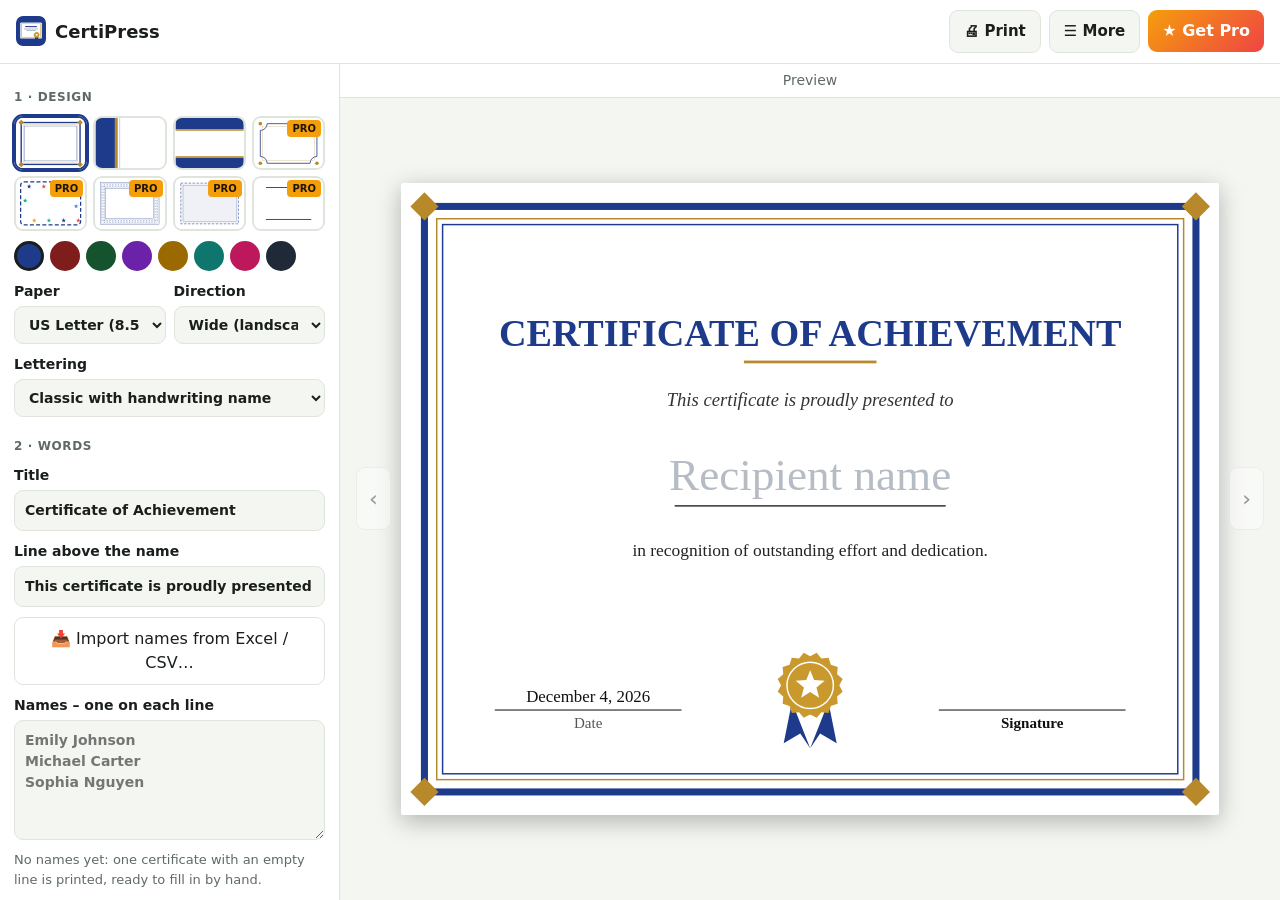
<file: index.html>
<!doctype html>
<html lang="en">
<head>
  <meta charset="utf-8">
  <meta name="viewport" content="width=device-width, initial-scale=1">
  <title>CertiPress – Certificate Maker</title>
  <meta name="description" content="Make and print award certificates, diplomas and gift certificates. Type a list of names and get one certificate for each. Simple, private and offline.">
  <meta name="theme-color" content="#1e3a8a">
  <link rel="manifest" href="manifest.json">
  <link rel="icon" href="icon-192.png">
  <link rel="stylesheet" href="style.css">
  <style id="pageRule"></style>
</head>
<body>
  <header class="topbar">
    <div class="brand"><img src="icon-192.png" alt="" width="30" height="30"><span>CertiPress</span></div>
    <span class="tree-title"></span>
    <div class="top-btns">
      <button id="printBtn" class="tb">🖨 Print</button>
      <button id="moreBtn" class="tb">☰ More</button>
      <button id="proBtn" class="pro-btn" hidden>★ Get Pro</button>
    </div>
    <div id="menu" class="menu" hidden>
      <button id="pngBtn">Save this certificate as a picture… <span class="badge pro-only">PRO</span></button>
      <button id="zipBtn">Save each certificate as a PDF (ZIP) – ready to email <span class="badge pro-only">PRO</span></button>
      <button id="sampleBtn">Fill in an example</button>
      <button id="resetBtn" class="danger">Start again…</button>
      <a href="help.html" target="_blank" rel="noopener">❓ How to use CertiPress</a>
      <a href="mailto:thequan03072002@gmail.com?subject=CertiPress%20feedback">✉ Feedback &amp; support</a>
      <a href="https://apps.microsoft.com/detail/9N003PBQX6Q0" target="_blank" rel="noopener">More apps: PuzzlePrint word search maker</a>
      <a href="https://apps.microsoft.com/detail/9MWSF3JMP1GJ" target="_blank" rel="noopener">More apps: PrintCal photo calendar maker</a>
    </div>
    <input id="fileIn" type="file" accept="image/*" hidden>
  </header>

  <main class="layout">
    <aside class="left">
      <h2>1 · Design</h2>
      <div id="tpls" class="tpls"></div>
      <div id="colors" class="swatches"></div>
      <div class="two">
        <label class="field">Paper<select id="paper"></select></label>
        <label class="field">Direction<select id="land"><option value="1">Wide (landscape)</option><option value="0">Tall (portrait)</option></select></label>
      </div>
      <label class="field">Lettering<select id="font"><option value="classic">Classic with handwriting name</option><option value="modern">Modern</option><option value="formal">Formal</option></select></label>

      <h2>2 · Words</h2>
      <label class="field">Title<input id="head" type="text" list="headList" maxlength="60" placeholder="Certificate of Achievement"></label>
      <datalist id="headList"></datalist>
      <label class="field">Line above the name<input id="pre" type="text" maxlength="90"></label>
      <button id="importBtn" class="ghost" type="button">📥 Import names from Excel / CSV…</button>
      <label class="field">Names – one on each line<textarea id="names" placeholder="Emily Johnson&#10;Michael Carter&#10;Sophia Nguyen" spellcheck="false"></textarea></label>
      <p id="hint" class="hint"></p>
      <label class="field">What it is for<textarea id="reason" maxlength="400"></textarea></label>

      <h2>3 · Date and signatures</h2>
      <label class="check"><input id="showDate" type="checkbox"> Show the date</label>
      <label class="field">Date<input id="date" type="text" maxlength="40"></label>
      <div class="two">
        <label class="field">Signed by<input id="sig1" type="text" maxlength="40" placeholder="Name"></label>
        <label class="field">Their role<input id="sig1t" type="text" maxlength="40" placeholder="e.g. Principal"></label>
      </div>
      <div class="two">
        <label class="field">Second signature<input id="sig2" type="text" maxlength="40" placeholder="(optional)"></label>
        <label class="field">Their role<input id="sig2t" type="text" maxlength="40"></label>
      </div>
      <label class="check"><input id="seal" type="checkbox"> Show the gold seal</label>
      <label class="check"><input id="numOn" type="checkbox"> Number each certificate</label>
      <div id="numRow" class="two" hidden>
        <label class="field">Starts with<input id="numPrefix" type="text" maxlength="20" placeholder="No. "></label>
        <label class="field">First number<input id="numStart" type="text" inputmode="numeric" maxlength="6"></label>
      </div>
      <label class="check"><input id="qrOn" type="checkbox"> Add a QR code with the certificate details <span class="badge pro-only">PRO</span></label>
      <div class="logo-row">
        <button id="logoBtn" class="ghost">Add a logo picture…</button><span class="badge pro-only">PRO</span>
        <button id="logoDel" class="ghost danger" hidden>Remove logo</button>
      </div>
      <p class="fb-note">💬 Something not working the way you want? Tell me – <a href="mailto:thequan03072002@gmail.com?subject=CertiPress%20feedback">thequan03072002@gmail.com</a>. I read every message and improve the app.</p>
    </aside>

    <section class="stage">
      <div id="pager" class="pager"></div>
      <div class="preview">
        <button id="prev" class="nav" title="Previous certificate">‹</button>
        <div id="page" style="height:100%;display:flex;align-items:center;justify-content:center;min-width:0;flex:1"></div>
        <button id="next" class="nav" title="Next certificate">›</button>
      </div>
    </section>
  </main>

  <dialog id="proDialog" class="dlg">
    <h2>CertiPress Pro</h2>
    <p class="muted">One-time purchase. Yours forever on this Microsoft account. The free version never limits how often you print.</p>
    <ul class="pro-list">
      <li><strong>All 8 designs</strong> <span class="muted">(Free: 3)</span></li>
      <li><strong>One PDF for every person</strong> in a ZIP file, ready to email</li>
      <li><strong>QR code</strong> with the certificate details</li>
      <li><strong>Unlimited names at a time</strong> – a whole class or team in one go <span class="muted">(Free: 5)</span></li>
      <li><strong>Your own logo</strong> at the top of the certificate</li>
      <li><strong>Save as a picture</strong> to send by email or message</li>
    </ul>
    <p class="fb-note">💬 Something not working the way you want? Tell me – <a href="mailto:thequan03072002@gmail.com?subject=CertiPress%20feedback">thequan03072002@gmail.com</a>. I read every message and improve the app.</p>
    <p id="proMsg" class="pro-msg" hidden></p>
    <div class="row-btns">
      <button id="buyBtn" class="primary" autofocus>Unlock Pro</button>
      <button id="restoreBtn" class="ghost">Restore purchase</button>
      <button id="closePro" class="ghost">Not now</button>
    </div>
  </dialog>

  <div id="toast" class="toast" hidden></div>
  <div id="printArea"></div>
  <script src="app.js"></script>
</body>
</html>
</file>
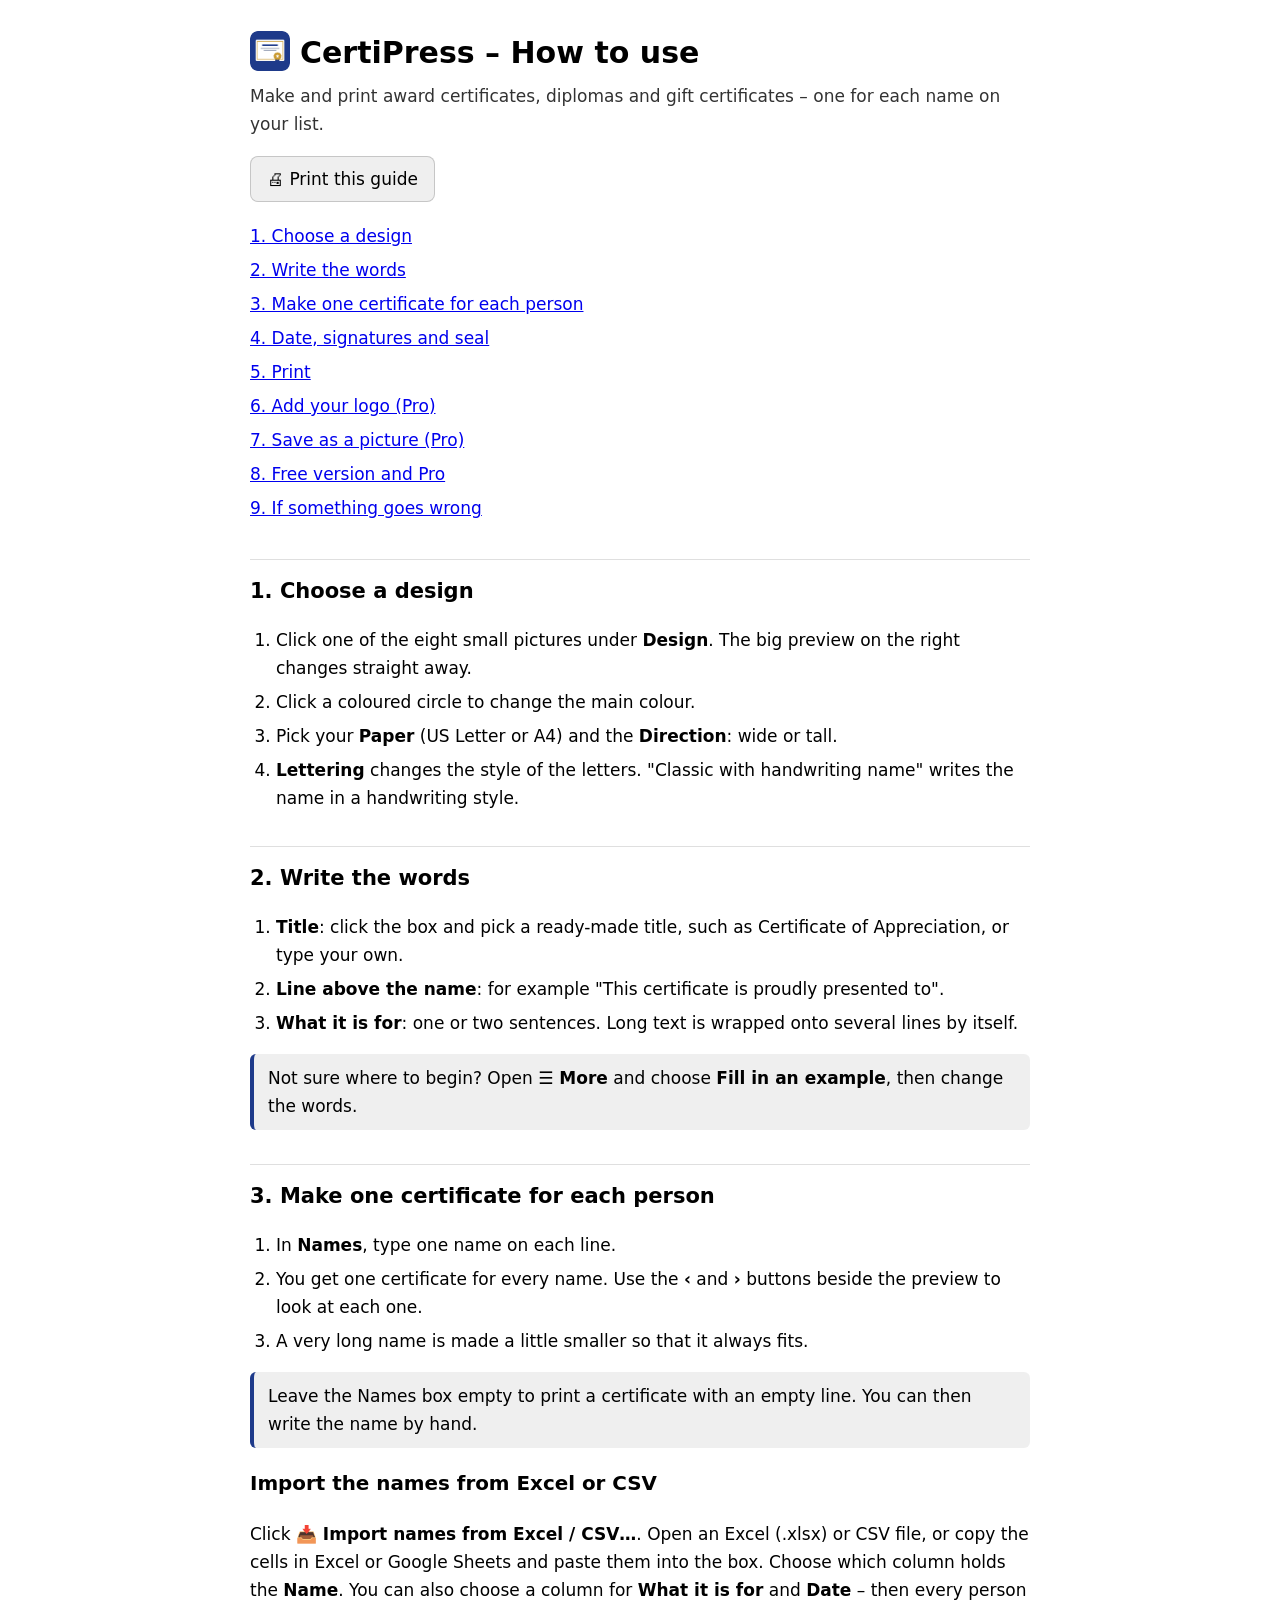
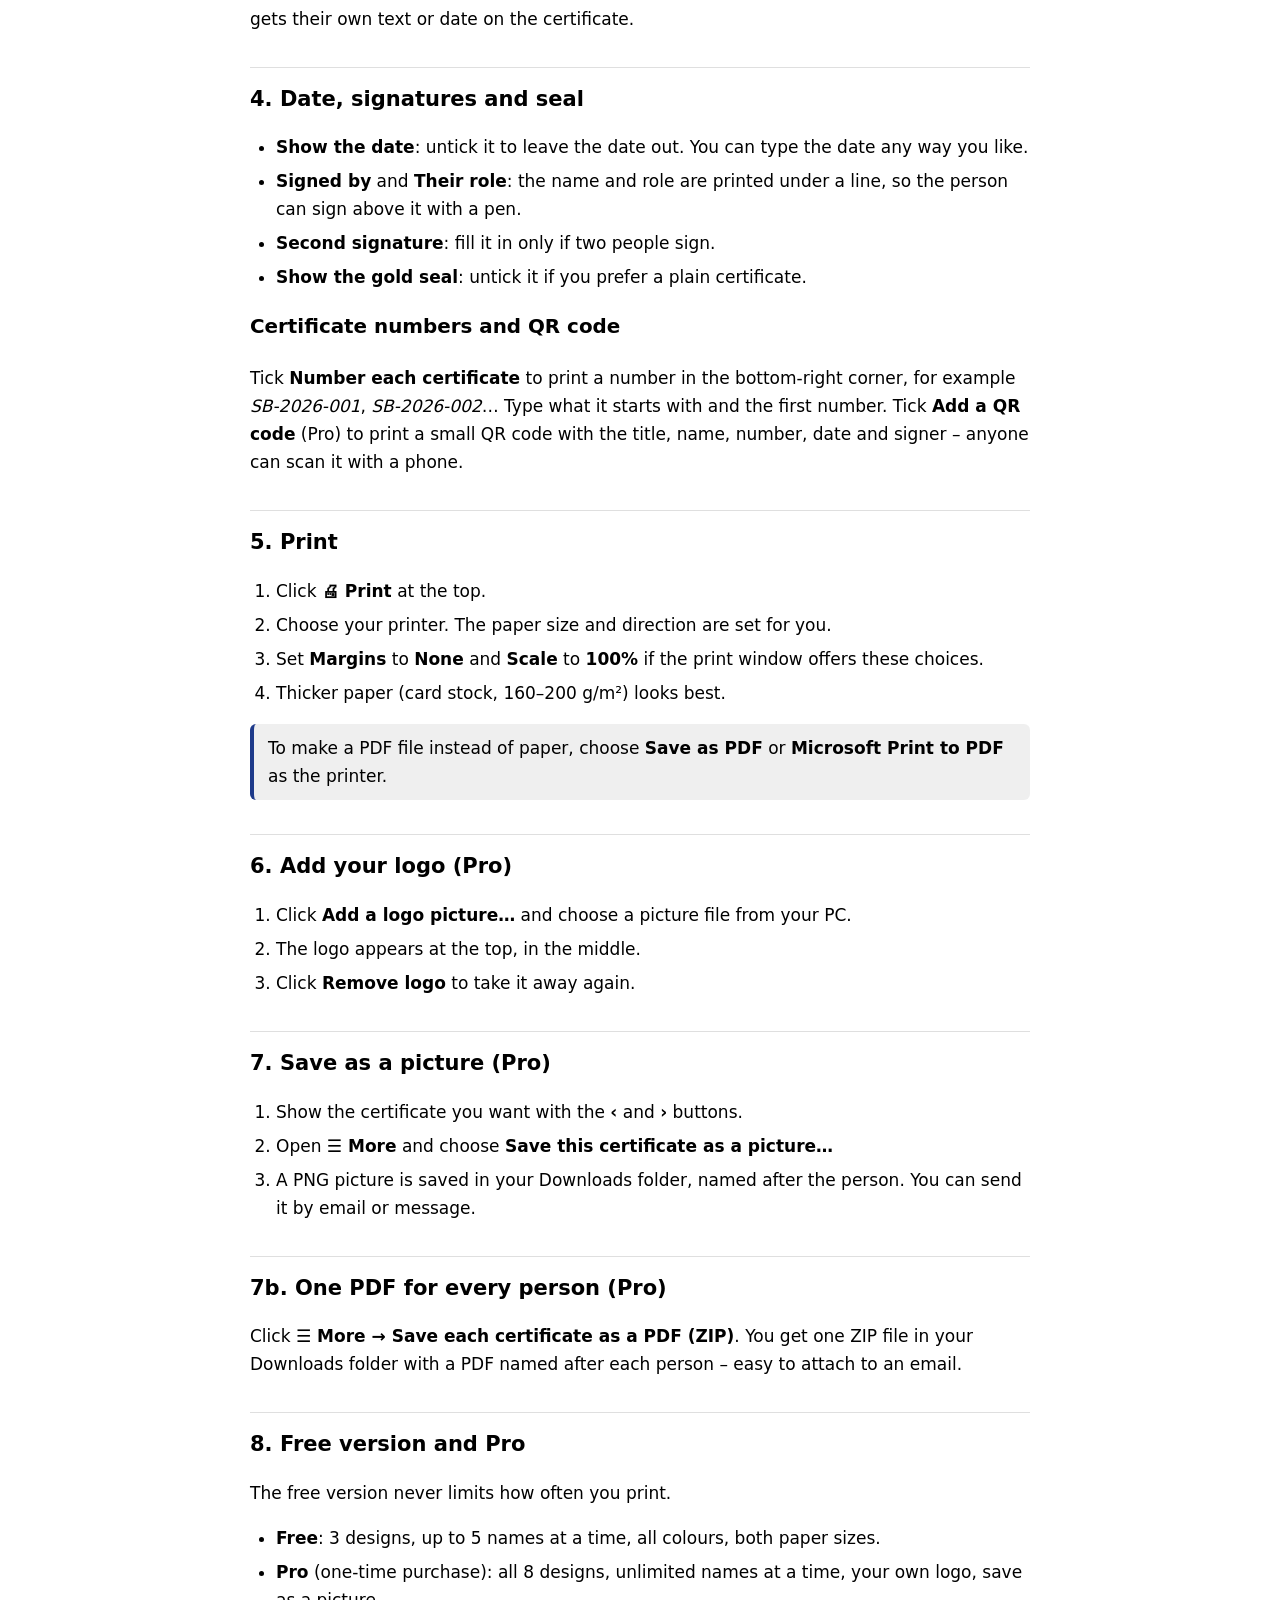
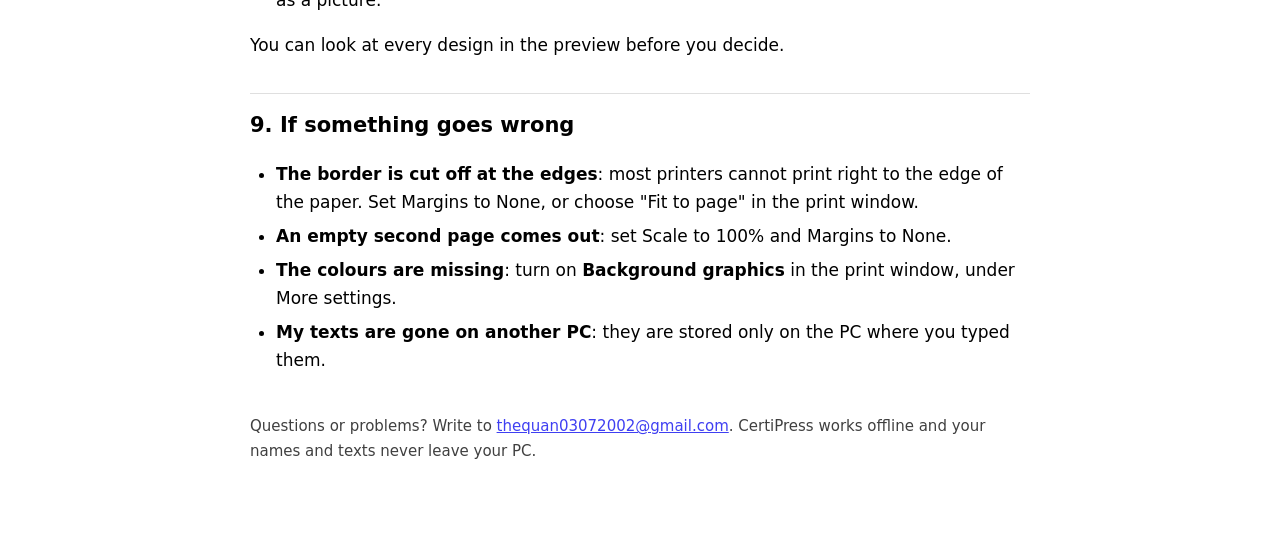
<file: help.html>
<!doctype html><html lang="en"><head><meta charset="utf-8"><meta name="viewport" content="width=device-width, initial-scale=1"><title>CertiPress – How to use</title><link rel="icon" href="icon-192.png"><style>:root{--a:#1e3a8a;color-scheme:light dark}body{font:17px/1.65 "Segoe UI",system-ui,sans-serif;max-width:780px;margin:0 auto;padding:28px 20px 60px}h1{font-size:30px;margin:0 0 4px}h1 img{vertical-align:-8px;border-radius:8px;margin-right:10px}h2{font-size:21px;margin:34px 0 8px;padding-top:14px;border-top:1px solid #8884}.lead{opacity:.8;margin:0 0 18px}ol,ul{padding-left:26px}li{margin:6px 0}.tip{border-left:4px solid var(--a);background:#8882;padding:10px 14px;border-radius:6px;margin:12px 0}.toc a{display:block;padding:3px 0}.foot{margin-top:40px;opacity:.75;font-size:15px}button{font:inherit;padding:8px 16px;border-radius:8px;border:1px solid #8886;cursor:pointer}figure{margin:16px 0}figure img{display:block;max-width:100%;height:auto;border:1px solid #8886;border-radius:8px}figcaption{font-size:14px;opacity:.75;margin-top:6px}@media print{.noprint{display:none}}</style></head><body><h1><img src="icon-192.png" width="40" height="40" alt="">CertiPress – How to use</h1><p class="lead">Make and print award certificates, diplomas and gift certificates – one for each name on your list.</p><p class="noprint"><button onclick="print()">🖨 Print this guide</button></p><div class="toc noprint"><a href="#s0">1. Choose a design</a><a href="#s1">2. Write the words</a><a href="#s2">3. Make one certificate for each person</a><a href="#s3">4. Date, signatures and seal</a><a href="#s4">5. Print</a><a href="#s5">6. Add your logo (Pro)</a><a href="#s6">7. Save as a picture (Pro)</a><a href="#s7">8. Free version and Pro</a><a href="#s8">9. If something goes wrong</a></div><h2 id="s0">1. Choose a design</h2><ol><li>Click one of the eight small pictures under <b>Design</b>. The big preview on the right changes straight away.</li><li>Click a coloured circle to change the main colour.</li><li>Pick your <b>Paper</b> (US Letter or A4) and the <b>Direction</b>: wide or tall.</li><li><b>Lettering</b> changes the style of the letters. "Classic with handwriting name" writes the name in a handwriting style.</li></ol><h2 id="s1">2. Write the words</h2><ol><li><b>Title</b>: click the box and pick a ready-made title, such as Certificate of Appreciation, or type your own.</li><li><b>Line above the name</b>: for example "This certificate is proudly presented to".</li><li><b>What it is for</b>: one or two sentences. Long text is wrapped onto several lines by itself.</li></ol><div class="tip">Not sure where to begin? Open <b>☰ More</b> and choose <b>Fill in an example</b>, then change the words.</div><h2 id="s2">3. Make one certificate for each person</h2><ol><li>In <b>Names</b>, type one name on each line.</li><li>You get one certificate for every name. Use the <b>‹</b> and <b>›</b> buttons beside the preview to look at each one.</li><li>A very long name is made a little smaller so that it always fits.</li></ol><div class="tip">Leave the Names box empty to print a certificate with an empty line. You can then write the name by hand.</div><h3>Import the names from Excel or CSV</h3><p>Click <b>📥 Import names from Excel / CSV…</b>. Open an Excel (.xlsx) or CSV file, or copy the cells in Excel or Google Sheets and paste them into the box. Choose which column holds the <b>Name</b>. You can also choose a column for <b>What it is for</b> and <b>Date</b> – then every person gets their own text or date on the certificate.</p><h2 id="s3">4. Date, signatures and seal</h2><ul><li><b>Show the date</b>: untick it to leave the date out. You can type the date any way you like.</li><li><b>Signed by</b> and <b>Their role</b>: the name and role are printed under a line, so the person can sign above it with a pen.</li><li><b>Second signature</b>: fill it in only if two people sign.</li><li><b>Show the gold seal</b>: untick it if you prefer a plain certificate.</li></ul><h3>Certificate numbers and QR code</h3><p>Tick <b>Number each certificate</b> to print a number in the bottom-right corner, for example <i>SB-2026-001</i>, <i>SB-2026-002</i>… Type what it starts with and the first number. Tick <b>Add a QR code</b> (Pro) to print a small QR code with the title, name, number, date and signer – anyone can scan it with a phone.</p><h2 id="s4">5. Print</h2><ol><li>Click <b>🖨 Print</b> at the top.</li><li>Choose your printer. The paper size and direction are set for you.</li><li>Set <b>Margins</b> to <b>None</b> and <b>Scale</b> to <b>100%</b> if the print window offers these choices.</li><li>Thicker paper (card stock, 160–200 g/m²) looks best.</li></ol><div class="tip">To make a PDF file instead of paper, choose <b>Save as PDF</b> or <b>Microsoft Print to PDF</b> as the printer.</div><h2 id="s5">6. Add your logo (Pro)</h2><ol><li>Click <b>Add a logo picture…</b> and choose a picture file from your PC.</li><li>The logo appears at the top, in the middle.</li><li>Click <b>Remove logo</b> to take it away again.</li></ol><h2 id="s6">7. Save as a picture (Pro)</h2><ol><li>Show the certificate you want with the <b>‹</b> and <b>›</b> buttons.</li><li>Open <b>☰ More</b> and choose <b>Save this certificate as a picture…</b></li><li>A PNG picture is saved in your Downloads folder, named after the person. You can send it by email or message.</li></ol><h2 id="s6b">7b. One PDF for every person (Pro)</h2><p>Click <b>☰ More → Save each certificate as a PDF (ZIP)</b>. You get one ZIP file in your Downloads folder with a PDF named after each person – easy to attach to an email.</p><h2 id="s7">8. Free version and Pro</h2><p>The free version never limits how often you print.</p><ul><li><b>Free</b>: 3 designs, up to 5 names at a time, all colours, both paper sizes.</li><li><b>Pro</b> (one-time purchase): all 8 designs, unlimited names at a time, your own logo, save as a picture.</li></ul><p>You can look at every design in the preview before you decide.</p><h2 id="s8">9. If something goes wrong</h2><ul><li><b>The border is cut off at the edges</b>: most printers cannot print right to the edge of the paper. Set Margins to None, or choose "Fit to page" in the print window.</li><li><b>An empty second page comes out</b>: set Scale to 100% and Margins to None.</li><li><b>The colours are missing</b>: turn on <b>Background graphics</b> in the print window, under More settings.</li><li><b>My texts are gone on another PC</b>: they are stored only on the PC where you typed them.</li></ul><p class="foot">Questions or problems? Write to <a href="mailto:thequan03072002@gmail.com">thequan03072002@gmail.com</a>. CertiPress works offline and your names and texts never leave your PC.</p></body></html>
</file>
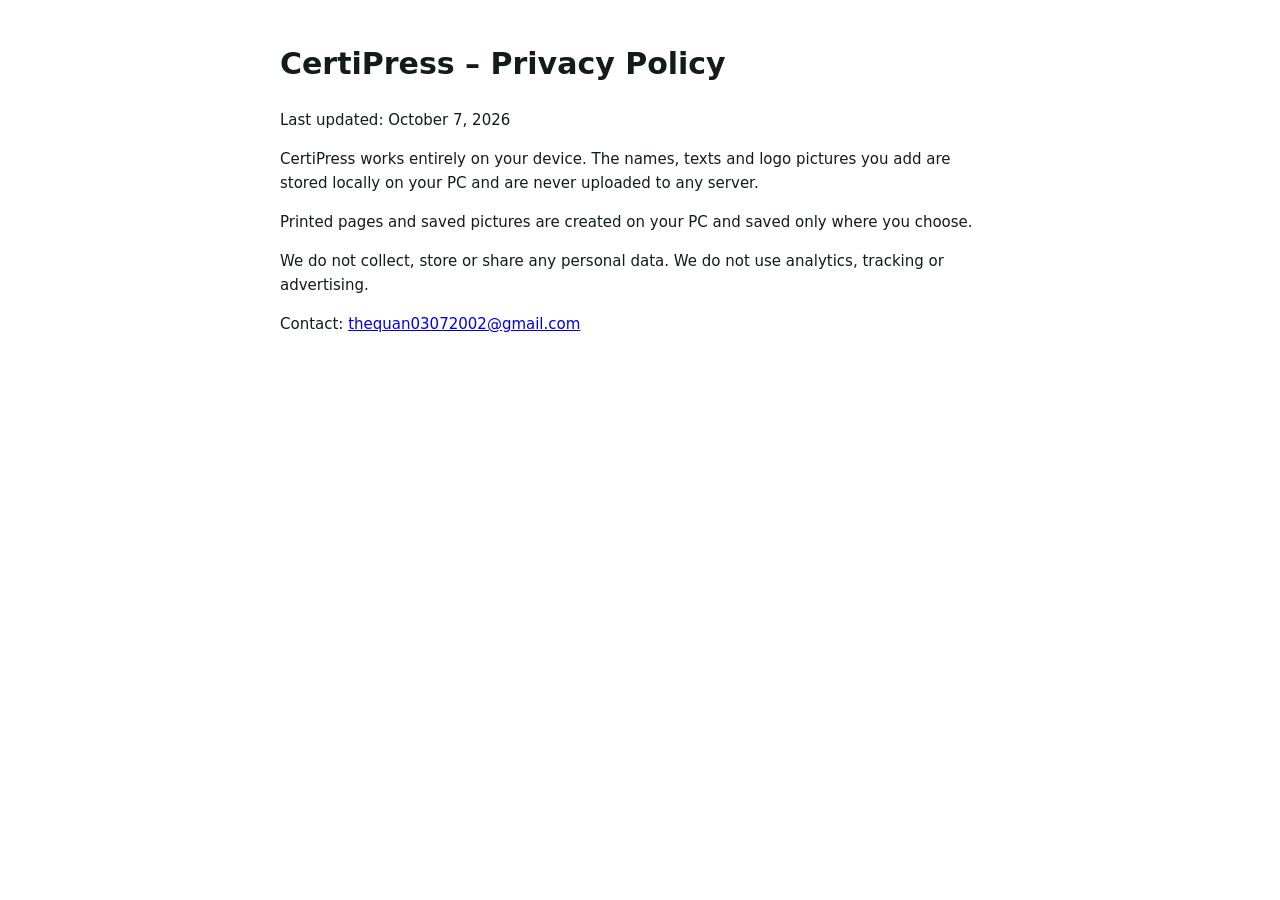
<file: privacy.html>
<!doctype html>
<html lang="en"><head><meta charset="utf-8"><meta name="viewport" content="width=device-width, initial-scale=1">
<title>CertiPress – Privacy Policy</title>
<style>body{font:15px/1.6 "Segoe UI",system-ui,sans-serif;max-width:720px;margin:40px auto;padding:0 16px;color:#151a1c}</style></head>
<body>
<h1>CertiPress – Privacy Policy</h1>
<p>Last updated: October 7, 2026</p>
<p>CertiPress works entirely on your device. The names, texts and logo pictures you add are stored locally on your PC and are never uploaded to any server.</p>
<p>Printed pages and saved pictures are created on your PC and saved only where you choose.</p>
<p>We do not collect, store or share any personal data. We do not use analytics, tracking or advertising.</p>
<p>Contact: <a href="mailto:thequan03072002@gmail.com">thequan03072002@gmail.com</a></p>
</body></html>
</file>
<file: style.css>
:root {
  --bg: #f4f6f2; --card: #ffffff; --text: #1a1f1b; --muted: #5f6b62;
  --line: #dfe5dc; --accent: #1e3a8a; --accent-2: #dbe6fb; --on-accent: #ffffff; --danger: #b42318;
  color-scheme: light dark;
}
@media (prefers-color-scheme: dark) {
  :root { --bg: #121613; --card: #1b211c; --text: #e9efe9; --muted: #9aa79d;
    --line: #2c362e; --accent: #93c5fd; --accent-2: #172554; --on-accent: #0b1533; --danger: #f97066; }
}
* { box-sizing: border-box; }
html, body { height: 100%; }
body { margin: 0; font: 16px/1.5 "Segoe UI", system-ui, sans-serif; background: var(--bg); color: var(--text); display: flex; flex-direction: column; }
[hidden] { display: none !important; }
.topbar { position: relative; display: flex; align-items: center; gap: 14px; padding: 10px 16px; border-bottom: 1px solid var(--line); background: var(--card); }
.brand { display: flex; align-items: center; gap: 9px; font-weight: 700; font-size: 18px; }
.brand img { border-radius: 7px; }
.tree-title { flex: 1; min-width: 120px; font: 600 17px "Segoe UI", system-ui, sans-serif; padding: 8px 10px; border-radius: 9px; border: 1px solid transparent; background: transparent; color: var(--text); }
.tree-title:hover { border-color: var(--line); }
.top-btns { display: flex; gap: 8px; align-items: center; }
button { font: inherit; border-radius: 9px; padding: 9px 14px; cursor: pointer; border: 1px solid transparent; }
button:disabled { opacity: .45; cursor: not-allowed; }
.tb { background: var(--bg); color: var(--text); border-color: var(--line); font-weight: 600; font-size: 15px; }
.tb:hover, .ghost:hover { border-color: var(--accent); }
.primary { background: var(--accent); color: var(--on-accent); font-weight: 700; }
.ghost { background: transparent; color: var(--text); border-color: var(--line); }
.danger { color: var(--danger) !important; }
.pro-btn { background: linear-gradient(135deg, #f59e0b, #ef4444); color: #fff; font-weight: 700; border: 0; }
.pro-btn.is-pro { background: var(--accent-2); color: var(--accent); cursor: default; }
.badge { font-size: 10px; font-weight: 700; background: #f59e0b; color: #1f1503; border-radius: 4px; padding: 1px 5px; margin-left: 4px; vertical-align: 1px; }
body.unlocked .pro-only { display: none; }
.menu { position: absolute; right: 16px; top: 54px; z-index: 20; background: var(--card); border: 1px solid var(--line); border-radius: 12px; padding: 6px; display: flex; flex-direction: column; min-width: 300px; box-shadow: 0 10px 30px rgba(0,0,0,.25); }
.menu button, .menu a { text-align: left; background: transparent; color: var(--text); padding: 10px 12px; border-radius: 8px; text-decoration: none; font-size: 15px; }
.menu button:hover, .menu a:hover { background: var(--accent-2); }

.layout { flex: 1; min-height: 0; display: grid; grid-template-columns: 340px minmax(0, 1fr); }
.left, .right { background: var(--card); padding: 14px; overflow: auto; display: flex; flex-direction: column; gap: 10px; }
.left { border-right: 1px solid var(--line); }
.right { border-left: 1px solid var(--line); }
@media (max-width: 900px) { .layout { grid-template-columns: 1fr; grid-template-rows: auto 60vh auto; } .left { max-height: 160px; } }
@media (max-width: 600px) { .topbar { flex-wrap: wrap; gap: 8px; padding: 8px 12px; } .tree-title { display: none; } .top-btns { margin-left: auto; } .left { max-height: 38vh; } }
input[type=text], input[type=search], select, textarea { font: inherit; padding: 9px 10px; border-radius: 9px; border: 1px solid var(--line); background: var(--bg); color: var(--text); width: 100%; }
input:focus, select:focus, textarea:focus, button:focus-visible { outline: 3px solid var(--accent); outline-offset: 1px; }
textarea { min-height: 70px; resize: vertical; }
.people { list-style: none; margin: 0; padding: 0; display: flex; flex-direction: column; gap: 2px; flex: 1; overflow: auto; }
.people button { width: 100%; text-align: left; background: transparent; color: var(--text); padding: 7px 9px; font-size: 15px; overflow: hidden; text-overflow: ellipsis; white-space: nowrap; }
.people button:hover { background: var(--bg); }
.people button.on { background: var(--accent-2); color: var(--accent); font-weight: 700; }
.people small { color: var(--muted); font-weight: 400; }
.hint { color: var(--muted); font-size: 13px; font-weight: 400; margin: 0; }
.muted { color: var(--muted); }

.stage { position: relative; min-width: 0; min-height: 0; display: flex; flex-direction: column; }
.stagebar { display: flex; justify-content: space-between; align-items: center; gap: 12px; padding: 8px 12px; border-bottom: 1px solid var(--line); background: var(--card); font-size: 14px; }
.stagebar label { display: flex; align-items: center; gap: 8px; color: var(--muted); min-width: 0; }
.stagebar select { width: auto; max-width: 340px; padding: 6px 8px; }
.zoom { display: flex; gap: 4px; }
.zoom button { background: var(--bg); color: var(--text); border-color: var(--line); padding: 5px 12px; font-weight: 700; }
#svg { flex: 1; width: 100%; min-height: 0; cursor: grab; touch-action: none; background: var(--bg); }
#svg.drag { cursor: grabbing; }
#svg .p { cursor: pointer; }
.stage-hint { position: absolute; left: 0; right: 0; bottom: 8px; text-align: center; color: var(--muted); font-size: 13px; margin: 0; pointer-events: none; }

.right h2 { font-size: 20px; margin: 0; }
.field { display: flex; flex-direction: column; gap: 4px; font-weight: 600; font-size: 14px; }
.two { display: grid; grid-template-columns: 1fr 1fr; gap: 8px; }
.seg { display: flex; gap: 0; border: 1px solid var(--line); border-radius: 9px; overflow: hidden; }
.seg button { flex: 1; border-radius: 0; background: var(--bg); color: var(--text); padding: 8px 6px; font-size: 14px; }
.seg button.on { background: var(--accent); color: var(--on-accent); font-weight: 700; }
.photo-row { display: flex; align-items: center; gap: 12px; }
.photo { width: 76px; height: 76px; border-radius: 50%; object-fit: cover; background: var(--accent-2); border: 2px solid var(--line); display: flex; align-items: center; justify-content: center; font-weight: 700; font-size: 24px; color: var(--accent); flex: none; }
.rel { display: grid; grid-template-columns: 1fr 1fr; gap: 8px; }
.rel button { background: var(--accent-2); color: var(--accent); font-weight: 700; font-size: 14px; padding: 10px 6px; }
.rel button:hover { outline: 2px solid var(--accent); }
.rel .wide { grid-column: 1 / -1; }
.check { display: flex; align-items: center; gap: 8px; font-weight: 600; font-size: 14px; }
.check input { width: 18px; height: 18px; accent-color: var(--accent); }
.sect { font-size: 12px; text-transform: uppercase; letter-spacing: .6px; color: var(--muted); margin: 8px 0 0; }
.empty-panel { color: var(--muted); text-align: center; margin-top: 30px; }

.dlg { border: 1px solid var(--line); border-radius: 16px; padding: 24px; background: var(--card); color: var(--text); max-width: 460px; width: calc(100% - 32px); }
.dlg::backdrop { background: rgba(0,0,0,.55); }
.dlg h2 { margin: 0 0 6px; font-size: 22px; }
.dlg .field { margin-top: 12px; }
.row-btns { display: flex; gap: 8px; flex-wrap: wrap; margin-top: 18px; }
.pro-list { padding-left: 20px; line-height: 1.8; }
.pro-msg { background: var(--accent-2); border-radius: 8px; padding: 9px 11px; }
.pick-list { display: flex; flex-direction: column; gap: 8px; margin-top: 12px; }
.pick-list button { background: var(--accent-2); color: var(--accent); font-weight: 700; text-align: left; }
.toast { position: fixed; left: 50%; bottom: 26px; transform: translateX(-50%); background: #1f2937; color: #fff; padding: 11px 18px; border-radius: 10px; z-index: 50; max-width: calc(100% - 24px); }

.left h2 { font-size: 12px; text-transform: uppercase; letter-spacing: .6px; color: var(--muted); margin: 10px 0 0; }
.three { display: grid; grid-template-columns: 1.3fr .8fr 1.2fr; gap: 6px; }
.addrow { display: flex; gap: 6px; }
.addrow input { flex: 1; }
.events { list-style: none; margin: 0; padding: 0; display: flex; flex-direction: column; gap: 2px; }
.events li { display: flex; align-items: center; gap: 8px; padding: 5px 6px; border-radius: 8px; font-size: 14px; }
.events li:hover { background: var(--bg); }
.events .when { color: var(--muted); font-variant-numeric: tabular-nums; min-width: 54px; }
.events .txt { flex: 1; overflow: hidden; text-overflow: ellipsis; white-space: nowrap; }
.events button { background: transparent; color: var(--muted); padding: 2px 8px; border-color: transparent; }
.events button:hover { color: var(--danger); border-color: var(--line); }
.stage { align-items: stretch; background: var(--bg); }
.months { display: flex; gap: 4px; padding: 8px 12px; flex-wrap: wrap; justify-content: center; border-bottom: 1px solid var(--line); background: var(--card); }
.months button { background: var(--bg); color: var(--text); border-color: var(--line); padding: 5px 10px; font-size: 14px; position: relative; }
.months button.on { background: var(--accent); color: var(--on-accent); font-weight: 700; border-color: transparent; }
.months button.has::after { content: ""; position: absolute; right: 3px; top: 3px; width: 6px; height: 6px; border-radius: 50%; background: #f59e0b; }
.preview { flex: 1; min-height: 0; display: flex; align-items: center; justify-content: center; padding: 16px; gap: 10px; }
.preview svg { max-width: 100%; max-height: 100%; width: auto; height: 100%; background: #fff; box-shadow: 0 6px 24px rgba(0,0,0,.28); border-radius: 3px; }
.nav { background: var(--card); color: var(--text); border-color: var(--line); font-size: 22px; padding: 14px 12px; }
.swatches { display: flex; gap: 6px; flex-wrap: wrap; }
.swatches button { width: 30px; height: 30px; border-radius: 50%; padding: 0; border: 3px solid transparent; }
.swatches button.on { border-color: var(--text); }

#printArea { display: none; }
@media print {
  body > *:not(#printArea) { display: none !important; }
  body { background: #fff; display: block; margin: 0; }
  #printArea { display: block; }
  #printArea svg { display: block; width: 100vw; height: 100vh; page-break-after: always; break-after: page; }
}
.seg3 { display: grid; grid-template-columns: 1fr 1fr 1fr; gap: 6px; }
.seg3 button { background: var(--bg); color: var(--text); border-color: var(--line); padding: 10px 4px; font-size: 14px; font-weight: 600; }
.seg3 button.on { background: var(--accent); color: var(--on-accent); border-color: transparent; }
#words { min-height: 220px; font-size: 16px; line-height: 1.45; flex: 1; }
.pager { text-align: center; padding: 6px; color: var(--muted); font-size: 14px; background: var(--card); border-bottom: 1px solid var(--line); }
.warn { background: var(--accent-2); border-radius: 8px; padding: 8px 10px; font-size: 13px; margin: 0; }
.contacts { flex: none; min-height: 46px; list-style: none; margin: 0; padding: 0; display: flex; flex-direction: column; gap: 2px; max-height: 260px; overflow: auto; border: 1px solid var(--line); border-radius: 9px; }
.contacts li { display: flex; align-items: center; gap: 8px; padding: 6px 8px; font-size: 15px; }
.contacts li:hover { background: var(--bg); }
.contacts input { width: 18px; height: 18px; accent-color: var(--accent); flex: none; }
.contacts .nm { flex: 1; overflow: hidden; text-overflow: ellipsis; white-space: nowrap; cursor: pointer; }
.contacts small { color: var(--muted); }
.contacts button { background: transparent; color: var(--muted); padding: 2px 8px; border-color: transparent; }
.contacts button:hover { color: var(--danger); border-color: var(--line); }
.contacts .none { color: var(--muted); padding: 14px; text-align: center; }
.preview svg { height: auto; max-height: 100%; }
#ret { min-height: 84px; }
#cAddr { min-height: 110px; }
.tpls { display: grid; grid-template-columns: repeat(4, 1fr); gap: 6px; }
.tpls button { padding: 0; background: #fff; border: 2px solid var(--line); overflow: hidden; position: relative; aspect-ratio: 4/3; }
.tpls button.on { border-color: var(--accent); outline: 2px solid var(--accent); }
.tpls button svg { width: 100%; height: 100%; display: block; }
.tpls .badge { position: absolute; right: 2px; top: 2px; margin: 0; }
#names { min-height: 120px; }
#reason { min-height: 64px; }
.logo-row { display: flex; gap: 8px; align-items: center; flex-wrap: wrap; }
.fb-note { color: var(--muted); font-size: 13px; line-height: 1.45; margin: 8px 0 0; overflow-wrap: anywhere; }
.fb-note a { color: var(--accent); }
</file>
